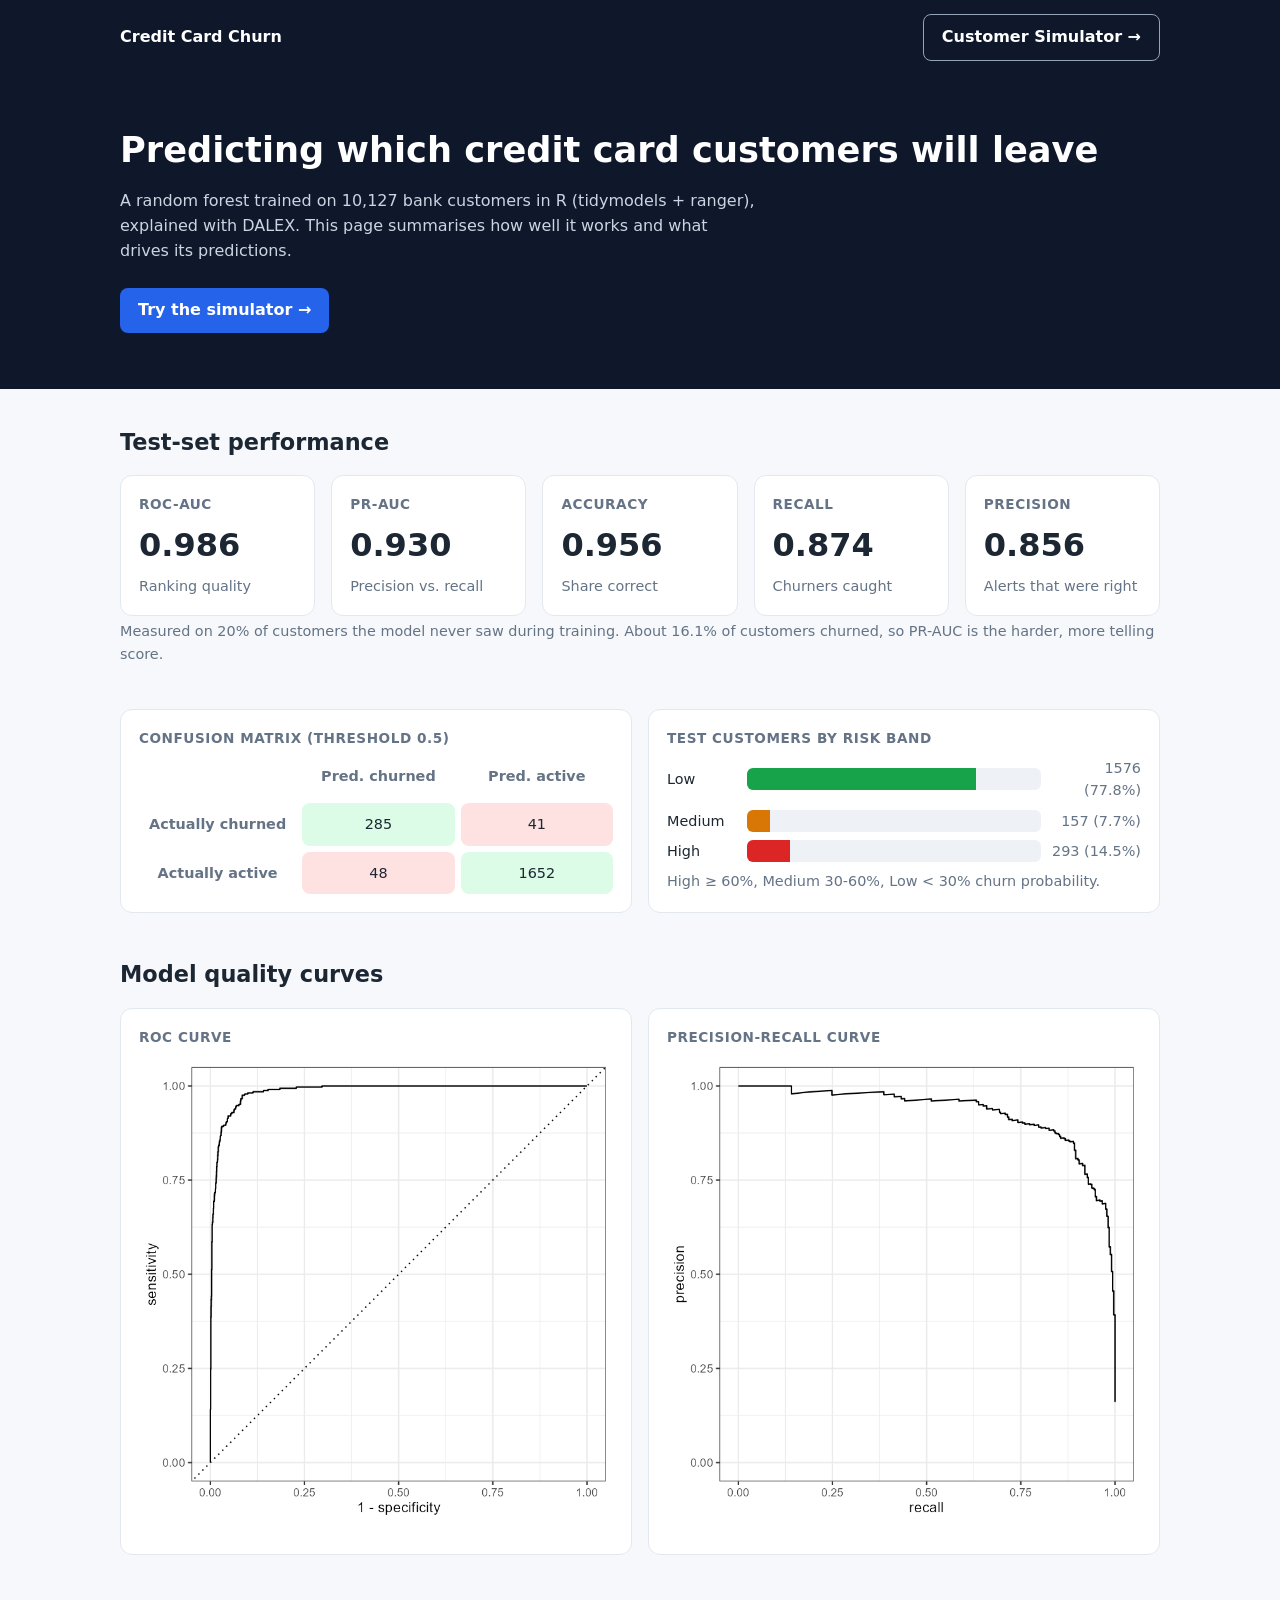
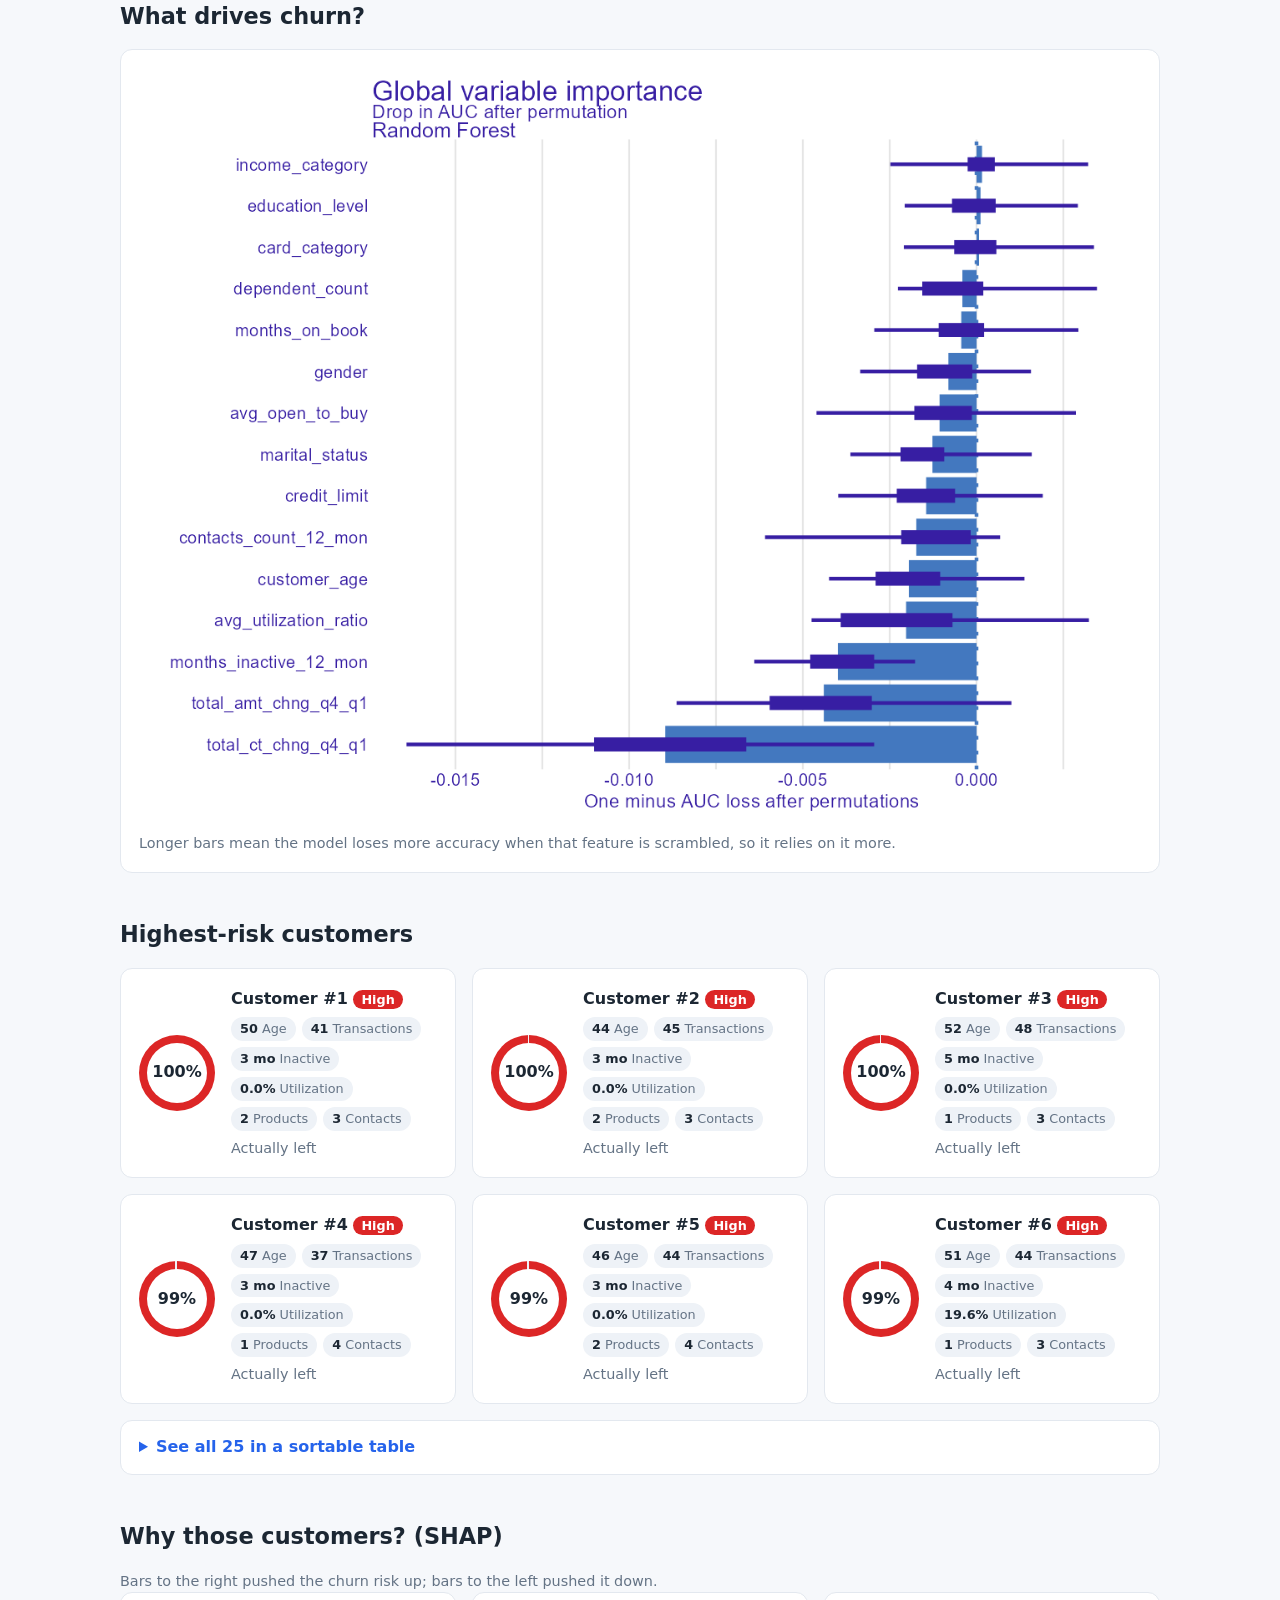
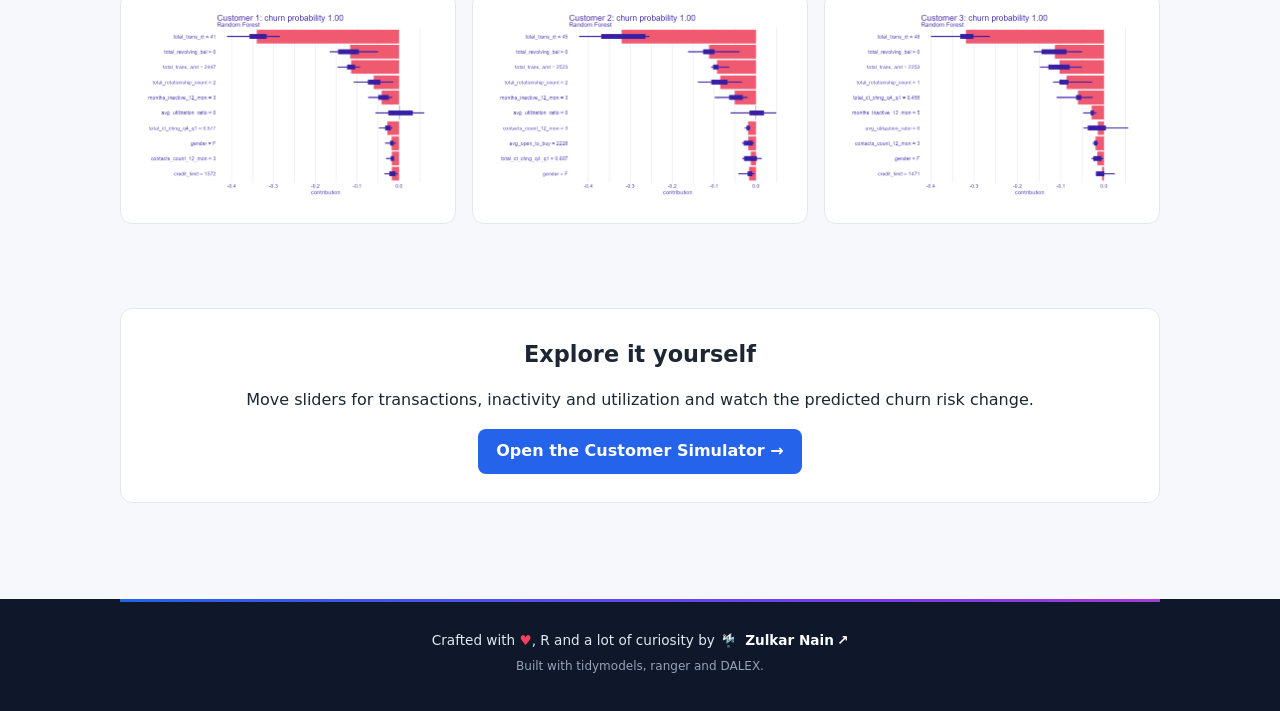
<file: docs/index.html>
<!DOCTYPE html>
<html lang="en">
<head>
  <meta charset="utf-8">
  <meta name="viewport" content="width=device-width, initial-scale=1">
  <title>Credit Card Churn: Model Results</title>
  <link rel="icon" type="image/png" href="img/zn-icon.png">
  <link rel="stylesheet" href="style.css">
</head>
<body>
  <header class="top">
    <div class="wrap">
      <div class="nav">
        <span class="brand">Credit Card Churn</span>
        <a class="btn ghost" href="simulator.html">Customer Simulator &rarr;</a>
      </div>
      <div class="hero">
        <h1>Predicting which credit card customers will leave</h1>
        <p>A random forest trained on 10,127 bank customers in R (tidymodels + ranger), explained with DALEX. This page summarises how well it works and what drives its predictions.</p>
        <a class="btn" href="simulator.html">Try the simulator &rarr;</a>
      </div>
    </div>
  </header>

  <main class="wrap">
    <div id="error" class="error" hidden></div>

    <section>
      <h2>Test-set performance</h2>
      <div class="grid cards" id="metric-cards"></div>
      <p class="hint">Measured on 20% of customers the model never saw during training. About <span id="churn-rate"></span> of customers churned, so PR-AUC is the harder, more telling score.</p>
    </section>

    <section class="grid two">
      <div class="card">
        <h3>Confusion matrix (threshold 0.5)</h3>
        <div class="cm" id="cm"></div>
      </div>
      <div class="card bars">
        <h3>Test customers by risk band</h3>
        <div id="bands"></div>
        <p class="hint">High &ge; 60%, Medium 30-60%, Low &lt; 30% churn probability.</p>
      </div>
    </section>

    <section>
      <h2>Model quality curves</h2>
      <div class="grid two">
        <div class="card"><h3>ROC curve</h3><img src="img/roc_curve.png" alt="ROC curve"></div>
        <div class="card"><h3>Precision-recall curve</h3><img src="img/pr_curve.png" alt="Precision-recall curve"></div>
      </div>
    </section>

    <section>
      <h2>What drives churn?</h2>
      <div class="card">
        <img src="img/variable_importance.png" alt="Variable importance">
        <p class="hint">Longer bars mean the model loses more accuracy when that feature is scrambled, so it relies on it more.</p>
      </div>
    </section>

    <section>
      <h2>Highest-risk customers</h2>
      <div class="grid risk-cards" id="risk-cards"></div>
      <details class="card more">
        <summary>See all 25 in a sortable table</summary>
        <div class="scroll"><table id="top-table"></table></div>
        <p class="hint">Click a column header to sort.</p>
      </details>
    </section>

    <section>
      <h2>Why those customers? (SHAP)</h2>
      <p class="hint">Bars to the right pushed the churn risk up; bars to the left pushed it down.</p>
      <div class="grid two">
        <div class="card"><img src="img/shap_customer_1.png" alt="SHAP explanation for customer 1"></div>
        <div class="card"><img src="img/shap_customer_2.png" alt="SHAP explanation for customer 2"></div>
        <div class="card"><img src="img/shap_customer_3.png" alt="SHAP explanation for customer 3"></div>
      </div>
    </section>

    <section>
      <div class="card cta">
        <h2>Explore it yourself</h2>
        <p>Move sliders for transactions, inactivity and utilization and watch the predicted churn risk change.</p>
        <a class="btn" href="simulator.html">Open the Customer Simulator &rarr;</a>
      </div>
    </section>
  </main>

  <footer class="site-footer">
    <div class="wrap">
      <div class="foot-line"></div>
      <p class="foot-main">Crafted with <span class="heart" aria-label="love">&hearts;</span>, R and a lot of curiosity by
        <a class="credit" href="https://zulkarnain.online" target="_blank" rel="noopener"><img class="credit-icon" src="img/zn-icon.png" alt="">Zulkar Nain<span class="arrow">&nearr;</span></a>
      </p>
      <p class="foot-sub">Built with tidymodels, ranger and DALEX.</p>
    </div>
  </footer>
  <script src="app.js"></script>
</body>
</html>
</file>
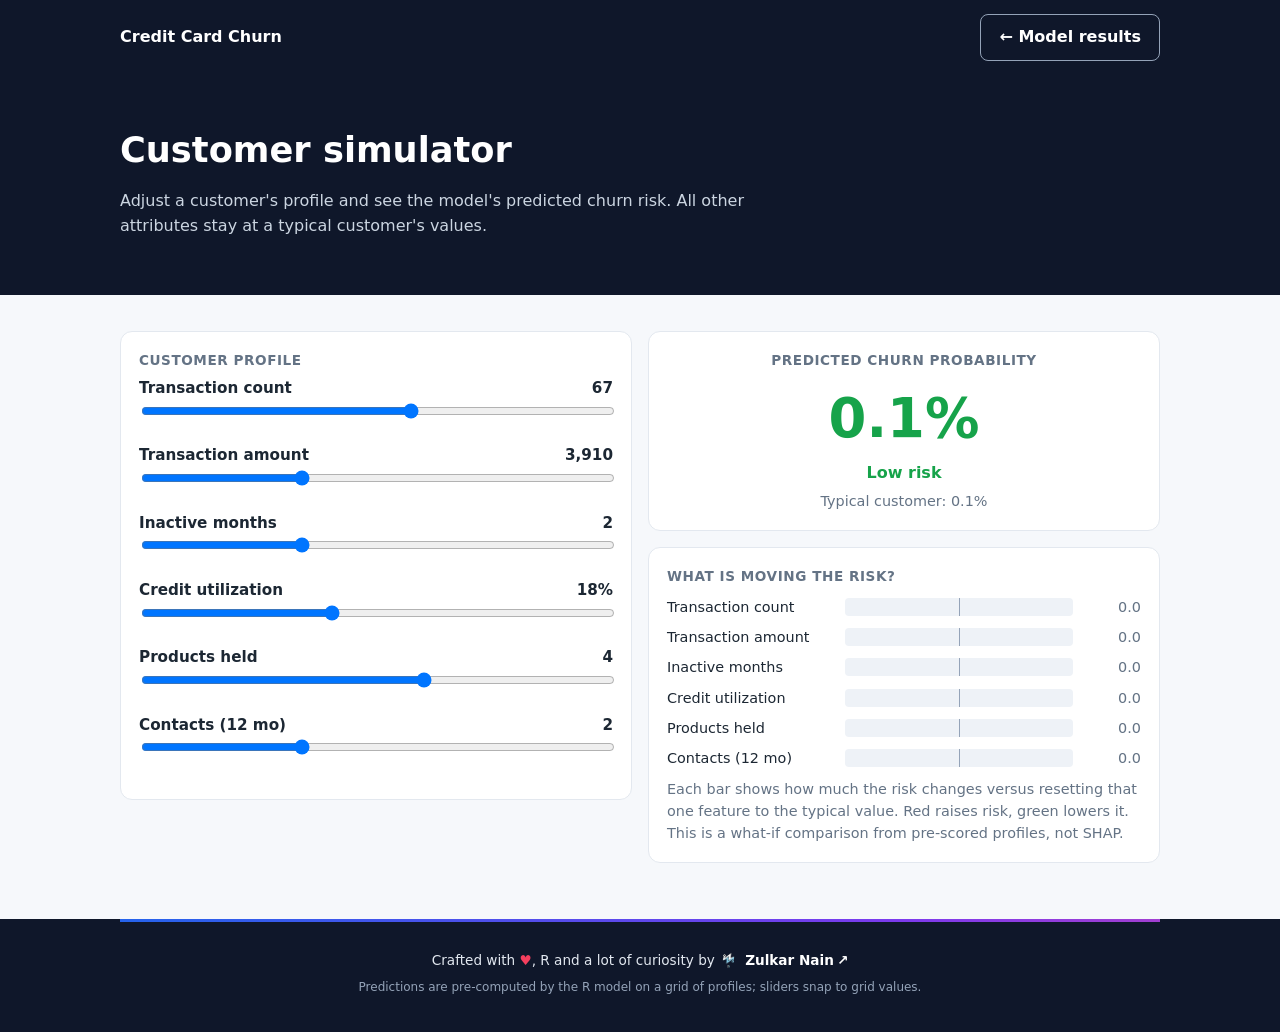
<file: docs/simulator.html>
<!DOCTYPE html>
<html lang="en">
<head>
  <meta charset="utf-8">
  <meta name="viewport" content="width=device-width, initial-scale=1">
  <title>Churn Customer Simulator</title>
  <link rel="icon" type="image/png" href="img/zn-icon.png">
  <link rel="stylesheet" href="style.css">
</head>
<body>
  <header class="top">
    <div class="wrap">
      <div class="nav">
        <span class="brand">Credit Card Churn</span>
        <a class="btn ghost" href="index.html">&larr; Model results</a>
      </div>
      <div class="hero" style="padding-bottom:32px">
        <h1>Customer simulator</h1>
        <p>Adjust a customer's profile and see the model's predicted churn risk. All other attributes stay at a typical customer's values.</p>
      </div>
    </div>
  </header>

  <main class="wrap">
    <div id="error" class="error" hidden></div>
    <section>
      <div class="grid sim">
        <div class="card" id="sliders"><h3>Customer profile</h3></div>
        <div>
          <div class="card gauge">
            <h3>Predicted churn probability</h3>
            <div class="big" id="prob">-</div>
            <div class="level" id="level"></div>
            <p class="hint">Typical customer: <span id="base-prob"></span></p>
          </div>
          <div class="card impact" style="margin-top:16px">
            <h3>What is moving the risk?</h3>
            <div id="impact"></div>
            <p class="hint">Each bar shows how much the risk changes versus resetting that one feature to the typical value. Red raises risk, green lowers it. This is a what-if comparison from pre-scored profiles, not SHAP.</p>
          </div>
        </div>
      </div>
    </section>
  </main>

  <footer class="site-footer">
    <div class="wrap">
      <div class="foot-line"></div>
      <p class="foot-main">Crafted with <span class="heart" aria-label="love">&hearts;</span>, R and a lot of curiosity by
        <a class="credit" href="https://zulkarnain.online" target="_blank" rel="noopener"><img class="credit-icon" src="img/zn-icon.png" alt="">Zulkar Nain<span class="arrow">&nearr;</span></a>
      </p>
      <p class="foot-sub">Predictions are pre-computed by the R model on a grid of profiles; sliders snap to grid values.</p>
    </div>
  </footer>
  <script src="simulator.js"></script>
</body>
</html>
</file>
<file: docs/style.css>
:root {
  --bg: #f6f8fb; --card: #fff; --ink: #1c2733; --muted: #647385;
  --brand: #2563eb; --brand-dark: #1d4ed8; --red: #dc2626; --amber: #d97706; --green: #16a34a;
  --border: #e3e8ef;
}
* { box-sizing: border-box; }
body { margin: 0; font-family: system-ui, -apple-system, "Segoe UI", Roboto, sans-serif; background: var(--bg); color: var(--ink); line-height: 1.55; }
a { color: var(--brand); }
header.top { background: #0f172a; color: #fff; }
.wrap { max-width: 1080px; margin: 0 auto; padding: 0 20px; }
.nav { display: flex; align-items: center; justify-content: space-between; padding: 14px 0; }
.nav .brand { font-weight: 700; }
.btn { display: inline-block; background: var(--brand); color: #fff; padding: 10px 18px; border-radius: 8px; text-decoration: none; font-weight: 600; border: 0; cursor: pointer; }
.btn:hover { background: var(--brand-dark); }
.btn.ghost { background: transparent; border: 1px solid #94a3b8; color: #fff; }
.hero { padding: 48px 0 56px; }
.hero h1 { font-size: 2.2rem; margin: 0 0 12px; }
.hero p { max-width: 640px; color: #cbd5e1; margin: 0 0 24px; }
section { padding: 36px 0 8px; }
h2 { margin: 0 0 16px; font-size: 1.4rem; }
.grid { display: grid; gap: 16px; }
.cards { grid-template-columns: repeat(auto-fit, minmax(180px, 1fr)); }
.two { grid-template-columns: repeat(auto-fit, minmax(320px, 1fr)); }
.card { background: var(--card); border: 1px solid var(--border); border-radius: 12px; padding: 18px; }
.card h3 { margin: 0 0 6px; font-size: 0.85rem; text-transform: uppercase; letter-spacing: .04em; color: var(--muted); }
.metric { font-size: 2rem; font-weight: 700; }
.hint { color: var(--muted); font-size: 0.9rem; margin: 4px 0 0; }
.card img { width: 100%; height: auto; border-radius: 8px; }
.bars .row { display: flex; align-items: center; gap: 10px; margin: 8px 0; }
.bars .label { width: 70px; font-size: 0.9rem; }
.bars .track { flex: 1; background: #eef2f7; border-radius: 6px; height: 22px; overflow: hidden; }
.bars .fill { height: 100%; }
.bars .val { width: 90px; text-align: right; font-size: 0.9rem; color: var(--muted); }
table { width: 100%; border-collapse: collapse; font-size: 0.9rem; }
th, td { padding: 8px 10px; text-align: right; border-bottom: 1px solid var(--border); white-space: nowrap; }
th:first-child, td:first-child { text-align: left; }
th { cursor: pointer; user-select: none; color: var(--muted); font-weight: 600; }
th:hover { color: var(--ink); }
.scroll { overflow-x: auto; }
.pill { padding: 2px 8px; border-radius: 99px; font-size: 0.8rem; color: #fff; }
.pill.High { background: var(--red); } .pill.Medium { background: var(--amber); } .pill.Low { background: var(--green); }
.cm { display: grid; grid-template-columns: auto 1fr 1fr; gap: 6px; font-size: 0.9rem; }
.cm div { padding: 10px; border-radius: 8px; text-align: center; }
.cm .h { color: var(--muted); font-weight: 600; background: none; }
.cm .good { background: #dcfce7; } .cm .bad { background: #fee2e2; }
.cta { margin: 40px 0; text-align: center; padding: 28px; }
/* high-risk cards */
.risk-cards { grid-template-columns: repeat(auto-fit, minmax(300px, 1fr)); }
.risk-card { display: flex; gap: 16px; align-items: center; }
.ring { --c: var(--red); flex: none; width: 76px; height: 76px; border-radius: 50%; display: grid; place-items: center; background: conic-gradient(var(--c) calc(var(--p) * 1%), #eef2f7 0); position: relative; }
.ring::before { content: ""; position: absolute; inset: 8px; border-radius: 50%; background: var(--card); }
.ring span { position: relative; font-weight: 800; }
.rc-title { font-weight: 700; margin-bottom: 6px; }
.chips { display: flex; flex-wrap: wrap; gap: 6px; margin-bottom: 6px; }
.chip { background: #eef2f7; border-radius: 99px; padding: 2px 9px; font-size: 0.8rem; color: var(--muted); }
.chip b { color: var(--ink); }
details.more { margin-top: 16px; padding: 0; }
details.more summary { cursor: pointer; padding: 14px 18px; font-weight: 600; color: var(--brand); }
details.more[open] summary { border-bottom: 1px solid var(--border); }
details.more .scroll { max-height: 360px; overflow: auto; padding: 0 12px; }
details.more .hint { padding: 0 18px 12px; }

/* footer */
.site-footer { margin-top: 48px; padding: 0 0 36px; text-align: center; background: #0f172a; color: #94a3b8; }
.foot-line { height: 3px; margin-bottom: 28px; background: linear-gradient(90deg, #2563eb, #7c3aed, #ec4899, #f59e0b, #2563eb); background-size: 300% 100%; animation: slide 8s linear infinite; }
@keyframes slide { to { background-position: 300% 0; } }
.foot-main { margin: 0 0 6px; font-size: 0.85rem; color: #e2e8f0; }
.foot-sub { margin: 0; font-size: 0.75rem; }
.heart { color: #f43f5e; display: inline-block; animation: beat 1.4s ease-in-out infinite; }
@keyframes beat { 0%, 100% { transform: scale(1); } 15% { transform: scale(1.3); } 30% { transform: scale(1); } 45% { transform: scale(1.2); } }
.credit { font-weight: 700; text-decoration: none; color: #fff; border-bottom: 1px solid transparent; transition: border-color .2s; }
.credit .arrow { display: inline-block; margin-left: 3px; transition: transform .2s; }
.credit-icon { width: 20px; height: 20px; border-radius: 50%; vertical-align: -5px; margin-right: 6px; }
.credit:hover { border-bottom-color: #fff; }
.credit:hover .arrow { transform: translate(3px, -3px); }
@media (prefers-reduced-motion: reduce) { .foot-line, .heart { animation: none; } }

/* image lightbox */
.card img[data-zoom] { cursor: zoom-in; transition: transform .15s, box-shadow .15s; }
.card img[data-zoom]:hover { transform: scale(1.015); box-shadow: 0 4px 14px rgba(15, 23, 42, .18); }
.lightbox { position: fixed; inset: 0; z-index: 1000; display: flex; align-items: center; justify-content: center; padding: 24px; background: rgba(15, 23, 42, .55); -webkit-backdrop-filter: blur(10px); backdrop-filter: blur(10px); opacity: 0; visibility: hidden; transition: opacity .2s, visibility .2s; }
.lightbox.open { opacity: 1; visibility: visible; }
.lightbox img { max-width: min(96vw, 1400px); max-height: 90vh; border-radius: 12px; background: #fff; box-shadow: 0 20px 60px rgba(0, 0, 0, .5); transform: scale(.96); transition: transform .2s; cursor: zoom-out; }
.lightbox.open img { transform: scale(1); }
.lightbox .close { position: absolute; top: 16px; right: 20px; width: 40px; height: 40px; border: 0; border-radius: 50%; font-size: 1.6rem; line-height: 1; background: #fff; color: #0f172a; cursor: pointer; }
body.no-scroll { overflow: hidden; }
.error { background: #fee2e2; color: #7f1d1d; padding: 12px; border-radius: 8px; }

/* simulator */
.sim { grid-template-columns: 1fr 1fr; align-items: start; }
@media (max-width: 760px) { .sim { grid-template-columns: 1fr; } }
.slider { margin-bottom: 18px; }
.slider label { display: flex; justify-content: space-between; font-weight: 600; font-size: 0.95rem; }
.slider input[type=range] { width: 100%; }
.gauge { text-align: center; }
.gauge .big { font-size: 3.4rem; font-weight: 800; }
.gauge .level { font-weight: 700; }
.impact .row { display: grid; grid-template-columns: 170px 1fr 60px; align-items: center; gap: 8px; margin: 8px 0; font-size: 0.9rem; }
.impact .track { position: relative; height: 18px; background: #eef2f7; border-radius: 4px; }
.impact .mid { position: absolute; left: 50%; top: 0; bottom: 0; width: 1px; background: #94a3b8; }
.impact .fill { position: absolute; top: 0; bottom: 0; }
.impact .num { text-align: right; color: var(--muted); }
</file>
